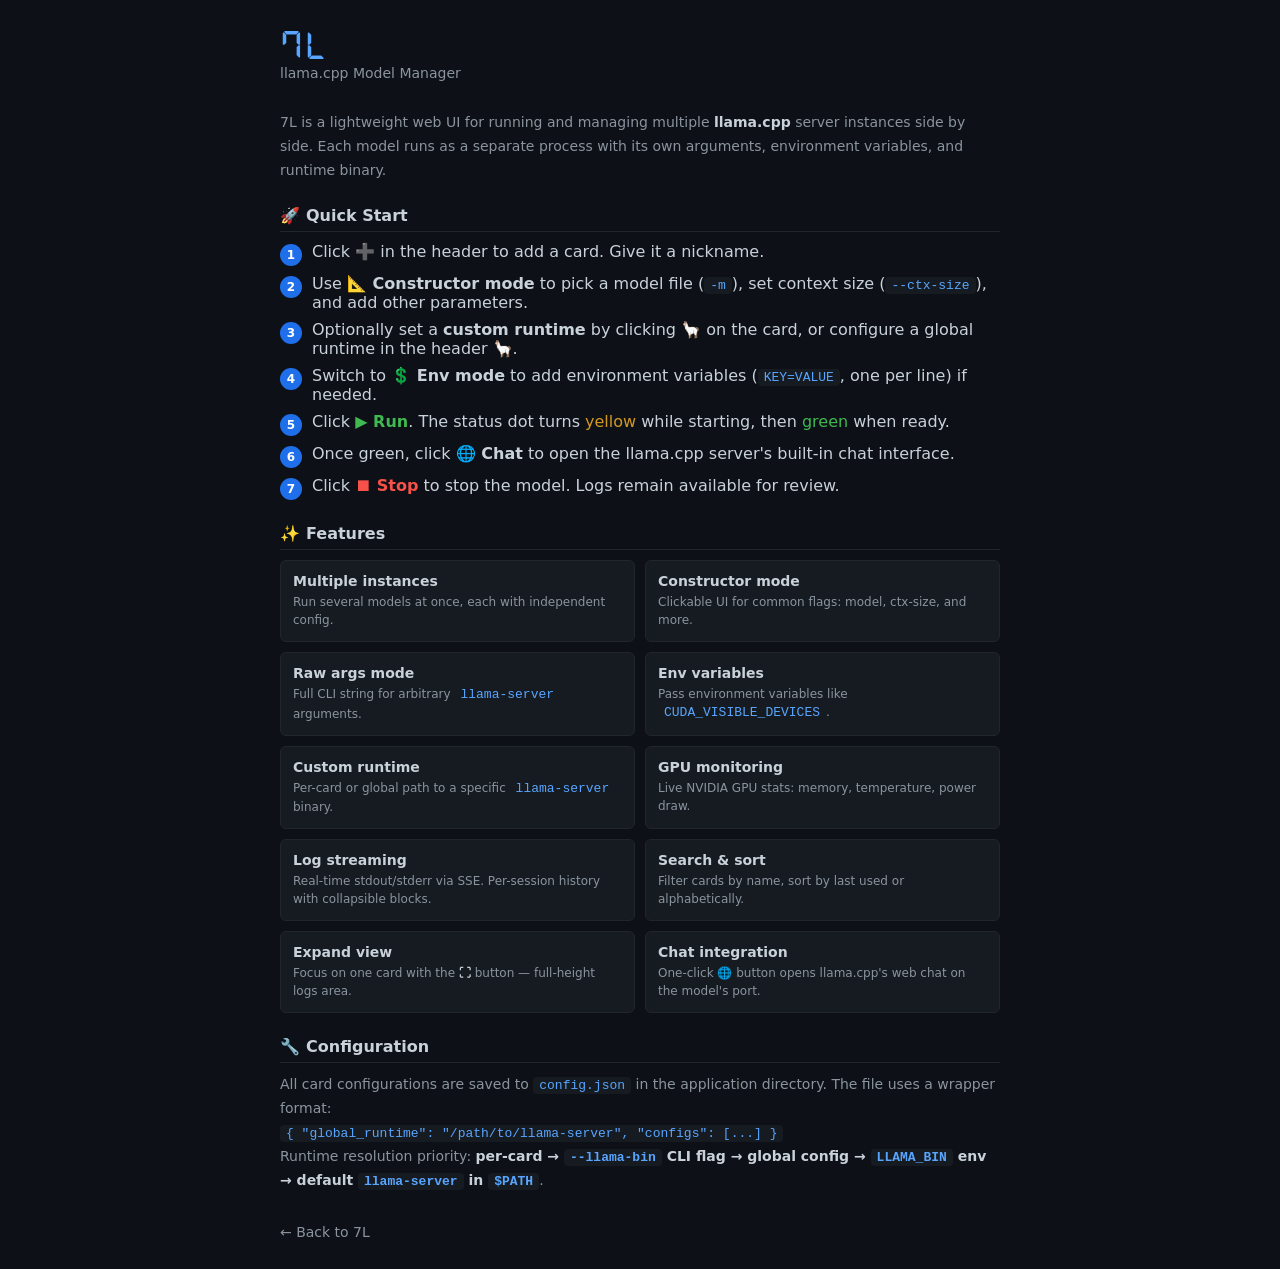
<file: static/help.html>
<!DOCTYPE html>
<html lang="en">
<head>
  <meta charset="UTF-8">
  <meta name="viewport" content="width=device-width, initial-scale=1.0">
  <title>7L — Help</title>
  <link rel="stylesheet" href="style.css">
  <style>
    body { max-width: 760px; margin: 0 auto; padding: 30px 20px; }
    h1 { font-family: 'DSEG7', monospace; font-size: 28px; color: #58a6ff; margin-bottom: 4px; letter-spacing: 2px; }
    .subtitle { color: #8b949e; font-size: 14px; margin-bottom: 30px; }
    h2 { font-size: 16px; color: #c9d1d9; margin: 24px 0 10px; border-bottom: 1px solid #21262d; padding-bottom: 6px; }
    h2 .emoji { margin-right: 6px; }
    p, li { font-size: 14px; line-height: 1.7; color: #8b949e; }
    ul { padding-left: 20px; margin: 8px 0; }
    li { margin-bottom: 4px; }
    strong { color: #c9d1d9; }
    code { background: #161b22; padding: 1px 6px; border-radius: 4px; font-size: 13px; color: #58a6ff; }
    .step { display: flex; gap: 10px; margin-bottom: 8px; align-items: flex-start; }
    .step-num { background: #1f6feb; color: #fff; font-size: 12px; font-weight: 600; width: 22px; height: 22px; border-radius: 50%; display: flex; align-items: center; justify-content: center; flex-shrink: 0; margin-top: 2px; }
    .feature-grid { display: grid; grid-template-columns: 1fr 1fr; gap: 10px; margin: 10px 0; }
    .feature-card { background: #161b22; border: 1px solid #21262d; border-radius: 6px; padding: 12px; }
    .feature-card .title { font-size: 14px; font-weight: 600; color: #c9d1d9; margin-bottom: 4px; }
    .feature-card .desc { font-size: 12px; color: #8b949e; line-height: 1.5; }
    .back-link { display: inline-block; margin-top: 30px; color: #8b949e; text-decoration: none; font-size: 14px; }
    .back-link:hover { color: #58a6ff; }
    @media (max-width: 600px) { .feature-grid { grid-template-columns: 1fr; } }
  </style>
</head>
<body>
  <h1>7L</h1>
  <div class="subtitle">llama.cpp Model Manager</div>

  <p>7L is a lightweight web UI for running and managing multiple <strong>llama.cpp</strong> server instances side by side. Each model runs as a separate process with its own arguments, environment variables, and runtime binary.</p>

  <h2><span class="emoji">🚀</span>Quick Start</h2>

  <div class="step"><span class="step-num">1</span><span>Click <strong>➕</strong> in the header to add a card. Give it a nickname.</span></div>
  <div class="step"><span class="step-num">2</span><span>Use <strong>📐 Constructor mode</strong> to pick a model file (<code>-m</code>), set context size (<code>--ctx-size</code>), and add other parameters.</span></div>
  <div class="step"><span class="step-num">3</span><span>Optionally set a <strong>custom runtime</strong> by clicking <strong>🦙</strong> on the card, or configure a global runtime in the header 🦙.</span></div>
  <div class="step"><span class="step-num">4</span><span>Switch to <strong>💲 Env mode</strong> to add environment variables (<code>KEY=VALUE</code>, one per line) if needed.</span></div>
  <div class="step"><span class="step-num">5</span><span>Click <strong style="color:#3fb950">▶ Run</strong>. The status dot turns <span style="color:#d29922">yellow</span> while starting, then <span style="color:#3fb950">green</span> when ready.</span></div>
  <div class="step"><span class="step-num">6</span><span>Once green, click <strong>🌐 Chat</strong> to open the llama.cpp server's built-in chat interface.</span></div>
  <div class="step"><span class="step-num">7</span><span>Click <strong style="color:#f85149">⏹ Stop</strong> to stop the model. Logs remain available for review.</span></div>

  <h2><span class="emoji">✨</span>Features</h2>

  <div class="feature-grid">
    <div class="feature-card">
      <div class="title">Multiple instances</div>
      <div class="desc">Run several models at once, each with independent config.</div>
    </div>
    <div class="feature-card">
      <div class="title">Constructor mode</div>
      <div class="desc">Clickable UI for common flags: model, ctx-size, and more.</div>
    </div>
    <div class="feature-card">
      <div class="title">Raw args mode</div>
      <div class="desc">Full CLI string for arbitrary <code>llama-server</code> arguments.</div>
    </div>
    <div class="feature-card">
      <div class="title">Env variables</div>
      <div class="desc">Pass environment variables like <code>CUDA_VISIBLE_DEVICES</code>.</div>
    </div>
    <div class="feature-card">
      <div class="title">Custom runtime</div>
      <div class="desc">Per-card or global path to a specific <code>llama-server</code> binary.</div>
    </div>
    <div class="feature-card">
      <div class="title">GPU monitoring</div>
      <div class="desc">Live NVIDIA GPU stats: memory, temperature, power draw.</div>
    </div>
    <div class="feature-card">
      <div class="title">Log streaming</div>
      <div class="desc">Real-time stdout/stderr via SSE. Per-session history with collapsible blocks.</div>
    </div>
    <div class="feature-card">
      <div class="title">Search &amp; sort</div>
      <div class="desc">Filter cards by name, sort by last used or alphabetically.</div>
    </div>
    <div class="feature-card">
      <div class="title">Expand view</div>
      <div class="desc">Focus on one card with the <strong>⛶</strong> button — full-height logs area.</div>
    </div>
    <div class="feature-card">
      <div class="title">Chat integration</div>
      <div class="desc">One-click 🌐 button opens llama.cpp's web chat on the model's port.</div>
    </div>
  </div>

  <h2><span class="emoji">🔧</span>Configuration</h2>
  <p>All card configurations are saved to <code>config.json</code> in the application directory. The file uses a wrapper format:</p>
  <p><code>{ "global_runtime": "/path/to/llama-server", "configs": [...] }</code></p>
  <p>Runtime resolution priority: <strong>per-card → <code>--llama-bin</code> CLI flag → global config → <code>LLAMA_BIN</code> env → default <code>llama-server</code> in <code>$PATH</code></strong>.</p>

  <a class="back-link" href="/" target="_self">← Back to 7L</a>
</body>
</html>
</file>
<file: static/style.css>
* { box-sizing: border-box; margin: 0; padding: 0; }
@font-face { font-family: 'DSEG7'; src: url('DSEG7Classic-Bold.woff2') format('woff2'); font-weight: 700; font-display: swap; }
body { font-family: system-ui, -apple-system, sans-serif; background: #0d1117; color: #c9d1d9; padding: 20px; }

/* ── Header ── */
.header { display: flex; justify-content: space-between; align-items: center; margin-bottom: 20px; flex-wrap: wrap; gap: 12px; background: #161b22; border: 1px solid #30363d; border-radius: 8px; padding: 10px 16px; }
.header-left { display: flex; align-items: center; gap: 10px; }
.header-right { display: flex; align-items: center; gap: 10px; }
.header h1 { font-family: 'DSEG7', monospace; font-size: 22px; font-weight: 700; color: #484f58; letter-spacing: 2px; transition: color .3s, text-shadow .3s; cursor: pointer; }
.header h1:hover { color: #8b949e; }
.header h1.running { color: #58a6ff; text-shadow: 0 0 8px #58a6ff44, 0 0 20px #58a6ff22; animation: pulse-glow 2s ease-in-out infinite; }
.header h1.running:hover { color: #79c0ff; }
@keyframes pulse-glow { 0%,100% { text-shadow: 0 0 8px #58a6ff44, 0 0 20px #58a6ff22; } 50% { text-shadow: 0 0 12px #58a6ff66, 0 0 30px #58a6ff33; } }

/* ── GPU ── */
.gpu-panel { display: flex; align-items: center; justify-content: center; gap: 6px; font-size: 12px; white-space: nowrap; background: #0d1117; border: 1px solid #21262d; border-radius: 6px; padding: 4px 10px; flex: 1; }
.gpu-item { display: flex; align-items: center; gap: 4px; font-variant-numeric: tabular-nums; }
.gpu-idx { color: #58a6ff; font-weight: 600; }
.gpu-mem { color: #3fb950; }
.gpu-temp { font-weight: 600; }

/* ── Global menu ── */
.global-menu { display: flex; align-items: center; gap: 4px; }
.global-menu-sep { width: 1px; height: 22px; background: #30363d; margin: 0 4px; }
.global-menu-btn { background: none; border: 1px solid #30363d; border-radius: 6px; color: #8b949e; cursor: pointer; font-size: 16px; padding: 4px 7px; line-height: 1; }
.global-menu-btn:hover:not(:disabled) { border-color: #58a6ff; color: #58a6ff; background: #1f6feb22; }
.global-menu-btn:disabled { opacity: 0.35; cursor: not-allowed; }

/* ── Search ── */
.search-wrap { position: relative; display: inline-flex; align-items: center; }
.search { padding: 8px 14px; background: #161b22; border: 1px solid #30363d; border-radius: 6px; color: #c9d1d9; width: 280px; font-size: 14px; outline: none; padding-right: 72px; }
.search:focus { border-color: #58a6ff; }

/* ── Sort (inside search) ── */
.sort-group { position: absolute; right: 4px; top: 50%; transform: translateY(-50%); display: inline-flex; border: 1px solid #30363d; border-radius: 6px; overflow: hidden; pointer-events: auto; }
.sort-btn { padding: 3px 7px; font-size: 13px; background: #161b22; color: #8b949e; border: none; cursor: pointer; border-right: 1px solid #30363d; line-height: 1; font-family: system-ui, -apple-system, sans-serif; }
.sort-btn:last-child { border-right: none; }
.sort-btn:hover:not(.disabled) { background: #1f6feb33; }
.sort-btn.active { background: #1f6feb33; color: #58a6ff; }
.sort-btn.disabled { opacity: 0.35; cursor: not-allowed; }

/* ── Cards ── */
.cards { display: grid; gap: 16px; grid-template-columns: repeat(auto-fill, minmax(620px, 1fr)); }
.card { background: #161b22; border: 1px solid #30363d; border-radius: 8px; padding: 20px; }
.card.running { border-color: #3fb950; }
.card.focused { outline: 2px solid #d29922; outline-offset: -1px; }
.card.running.focused { outline: 2px solid #d29922; outline-offset: -1px; box-shadow: inset 0 0 0 1px #3fb950; }
.card.expanded { grid-column: 1 / -1; min-height: calc(100vh - 120px); display: flex; flex-direction: column; }
.card.expanded .args-section { flex: 1; display: flex; flex-direction: column; }
.card.expanded .args-body { flex: 1; }
.card.expanded .args-body .args-display { min-height: 80px; }
.card.expanded:has(.logs-area.active) .args-section { flex: 0 0 auto; }
.card.expanded:has(.logs-area.active) .logs-area.active { flex: 1; display: flex; flex-direction: column; margin-top: 0; }
.card.expanded:has(.logs-area.active) .logs-content { flex: 1; max-height: none; }
.card.expanded:has(.logs-area.active) .log-session-bd { max-height: none; }
.card.hidden { display: none; }
.cards.expanded .card:not(.expanded):not(.hidden) { display: none; }
.card input, .card textarea { cursor: auto; }

/* ── Card title (in args-header row) ── */
.card-title { font-size: 17px; font-weight: 600; margin: 0 12px; white-space: nowrap; }
.card-title.running { color: #58a6ff; text-shadow: 0 0 8px #58a6ff44, 0 0 20px #58a6ff22; }
.card-title.starting {
  background: linear-gradient(90deg, #58a6ff 0%, #79c0ff 30%, #8b949e 50%, #79c0ff 70%, #58a6ff 100%);
  background-size: 200% 100%;
  -webkit-background-clip: text;
  background-clip: text;
  -webkit-text-fill-color: transparent;
}

/* ── Card footer ── */
.edit-btn { background: none; border: none; color: #484f58; cursor: pointer; font-size: 13px; width: 22px; height: 20px; display: inline-flex; align-items: center; justify-content: center; border-radius: 4px; padding: 0; line-height: 1; transition: opacity .15s; flex-shrink: 0; opacity: 0; pointer-events: none; }
.args-controls:hover .edit-btn, .edit-btn:hover { opacity: 1; pointer-events: auto; }
.clone-btn { font-size: 12px; }
.clone-btn:hover { color: #58a6ff; }
.edit-btn.confirm { opacity: 1; pointer-events: auto; color: #3fb950; }
.edit-btn.confirm:hover { color: #56d364; }
.edit-save { opacity: 1 !important; pointer-events: auto !important; color: #3fb950; padding: 4px 10px; width: auto; font-size: 12px; }
.edit-save:hover { color: #56d364; background: #23863633; border-radius: 4px; }
.edit-cancel { opacity: 1 !important; pointer-events: auto !important; color: #f85149; padding: 4px 10px; width: auto; font-size: 12px; margin-left: 2px; }
.edit-cancel:hover { color: #ff7b72; background: #da363333; border-radius: 4px; }
.card.running .edit-btn { display: none; }

/* ── Card edit fields ── */
.card-edit-fields { display: flex; flex-direction: column; gap: 6px; margin: 0 12px; flex: 1; min-width: 0; }
.card-edit-fields .card-edit-row { display: flex; align-items: center; gap: 8px; }
.card-name-input, .card-desc-input { background: #0d1117; border: 1px solid #30363d; border-radius: 4px; color: #c9d1d9; font-size: 14px; padding: 3px 8px; outline: none; font-family: inherit; }
.card-name-input { width: auto; min-width: 120px; font-weight: 600; }
.card-name-input:focus { border-color: #58a6ff; }
.card-desc-input { flex: 1; min-width: 100px; font-size: 13px; color: #8b949e; background: #0d1117; border: 1px solid #30363d; border-radius: 4px; padding: 3px 8px; outline: none; font-family: inherit; resize: vertical; }
.card-desc-input:focus { border-color: #58a6ff; }
.card-desc-input::placeholder { color: #484f58; }

/* ── Disabled buttons ── */
.toolbar-btn.disabled-btn { opacity: .35; cursor: not-allowed; pointer-events: none; }

@keyframes wave-shimmer { 0% { background-position: 200% center; } 100% { background-position: -200% center; } }

/* ── Fields ── */
.field { margin-bottom: 10px; }
.field label { display: block; font-size: 11px; font-weight: 500; color: #8b949e; text-transform: uppercase; letter-spacing: .5px; margin-bottom: 4px; }
.field input, .field textarea { width: 100%; padding: 8px 12px; background: #0d1117; border: 1px solid #30363d; border-radius: 6px; color: #c9d1d9; font-size: 14px; outline: none; transition: border-color .15s; }
.field input:focus, .field textarea:focus { border-color: #58a6ff; }
.field textarea { font-family: 'SF Mono', 'Cascadia Code', 'Fira Code', monospace; resize: vertical; min-height: 48px; line-height: 1.5; }
.field-row { display: flex; gap: 12px; }
.field-row .field { flex: 1; }

/* ── Args section ── */
.args-section { margin-bottom: 0; }
.args-header { display: flex; align-items: center; justify-content: space-between; margin-bottom: 6px; flex-wrap: wrap; gap: 6px; }
.args-controls { display: flex; align-items: center; gap: 8px; flex-wrap: wrap; }
.args-body { margin-top: 6px; }
.args-textarea-wrap { position: relative; }
.args-textarea-wrap textarea { width: 100%; min-height: 60px; padding: 8px 12px; background: #0d1117; border: 1px solid #30363d; border-radius: 6px; color: #c9d1d9; font-family: 'SF Mono', 'Cascadia Code', 'Fira Code', monospace; font-size: 13px; resize: vertical; outline: none; line-height: 1.5; }
.args-textarea-wrap textarea:focus { border-color: #58a6ff; }
.args-clear { position: absolute; top: 3px; right: 3px; width: 16px; height: 16px; display: flex; align-items: center; justify-content: center; background: #30363d; border: 1px solid #484f58; border-radius: 3px; color: #8b949e; font-size: 9px; cursor: pointer; line-height: 1; padding: 0; opacity: 0; transition: opacity .15s; }
.args-textarea-wrap:hover .args-clear { opacity: 1; }
.args-clear:hover { background: #da3633; border-color: #f85149; color: #fff; }
.args-display { display: flex; flex-wrap: wrap; gap: 6px; align-items: center; padding: 10px 12px; background: #0d1117; border: 1px solid #30363d; border-radius: 6px; min-height: 48px; }

/* ── Arg rows (constructor mode) ── */
.arg-row { display: inline-flex; align-items: stretch; background: #0d1117; border: 1px solid #21262d; border-radius: 6px; overflow: hidden; font-size: 13px; font-family: 'SF Mono', 'Cascadia Code', 'Fira Code', monospace; white-space: nowrap; }
.arg-del { display: flex; align-items: center; color: #484f58; cursor: pointer; padding: 0 0 0 6px; font-size: 11px; line-height: 1; }
.arg-del:hover { color: #f85149; }
.arg-flag { display: flex; align-items: center; padding: 2px 4px 2px 2px; cursor: pointer; color: #58a6ff; }
.arg-flag:hover { background: #1f6feb22; }
.arg-sep { width: 1px; flex-shrink: 0; background: #30363d; align-self: stretch; }
.arg-val { display: flex; align-items: center; padding: 2px 8px 2px 4px; cursor: pointer; color: #79c0ff; }
.arg-val:hover { background: #1f6feb22; }
.runtime-btn-label { color: #8b949e; font-size: 11px; }

/* ── Runtime button in arg row ── */
.arg-btn { background: none; border: none; cursor: pointer; font-family: inherit; font-size: inherit; }
.arg-btn.runtime-btn { background: #238636; color: #fff; padding: 2px 8px; border-radius: 4px; }
.arg-btn.runtime-btn.custom { background: #2ea043; color: #0d1117; }
.arg-btn.runtime-btn.custom .llama-icon { filter: brightness(0) grayscale(1); }
.arg-btn.runtime-btn.rt-exists { background: #2ea043; color: #0d1117; }
.arg-btn.runtime-btn.rt-exists .llama-icon { filter: brightness(0) grayscale(1); }
.arg-btn.runtime-btn.rt-missing { background: #da3633; color: #0d1117; }
.arg-btn.runtime-btn.rt-missing .llama-icon { filter: brightness(0) grayscale(1); }

/* ── Add param button ── */
.add-param { display: inline-flex; align-items: center; background: none; border: 1px dashed #21262d; border-radius: 6px; color: #3fb950; font-weight: 700; cursor: pointer; padding: 4px 12px; font-size: 14px; font-family: 'SF Mono', 'Cascadia Code', 'Fira Code', monospace; }
.add-param:hover { background: #23863622; border-color: #3fb950; }


/* ── Toolbar ── */
.toolbar-group { display: inline-flex; border: 1px solid #30363d; border-radius: 6px; overflow: hidden; }
.toolbar-btn { padding: 4px 10px; font-size: 14px; background: #161b22; color: #8b949e; border: none; cursor: pointer; border-right: 1px solid #30363d; line-height: 1; }
.toolbar-btn:last-child { border-right: none; }
.toolbar-btn:hover { background: #1f6feb33; }
.toolbar-btn.run { color: #3fb950; }
.toolbar-btn.run:hover { background: #23863633; }
.toolbar-btn[data-mode="raw"] { color: #3fb950; font-weight: 700; }
.toolbar-btn[data-mode="raw"]:hover { background: #23863633; }
.toolbar-btn.stop { color: #f85149; }
.toolbar-btn.stop:hover { background: #da363333; }
.toolbar-btn.active { background: #1f6feb; color: #fff; }
.toolbar-btn.dirty { border-color: #d29922; color: #d29922; box-shadow: inset 0 0 0 1px #d29922; }
.web-btn.hidden { visibility: hidden; pointer-events: none; }

/* ── Logs area ── */
.logs-area { margin-top: 10px; display: none; border: 1px solid #21262d; border-radius: 6px; overflow: hidden; }
.logs-area.active { display: block; }
.logs-header { display: flex; justify-content: space-between; align-items: center; padding: 6px 10px; background: #0d1117; border-bottom: 1px solid #21262d; font-size: 12px; color: #8b949e; }
.logs-content { max-height: 300px; overflow-y: auto; background: #0d1117; padding: 8px 12px; font-family: 'SF Mono', 'Cascadia Code', 'Fira Code', monospace; font-size: 12px; line-height: 1.5; color: #c9d1d9; white-space: pre-wrap; word-break: break-all; }
.scroll-btn { background: none; border: none; color: #8b949e; cursor: pointer; font-size: 12px; padding: 1px 4px; }
.scroll-btn:hover { color: #c9d1d9; }
.scroll-btn.paused { color: #d29922; }

/* ── Log session ── */
.log-session { border: 1px solid #21262d; border-radius: 4px; margin-bottom: 4px; }
.log-session.active { border-color: #3fb950; }
.log-session.ended { border-color: #484f58; opacity: 0.7; }
.log-session.ended:hover { opacity: 1; }
.log-session.collapsed .log-session-bd { display: none; }
.log-session-hd { display: flex; justify-content: space-between; align-items: center; padding: 3px 8px; background: #161b22; cursor: pointer; font-size: 11px; color: #484f58; user-select: none; }
.log-session-hd:hover { color: #8b949e; }
.log-session-bd { padding: 6px 8px; font-size: 12px; line-height: 1.4; color: #c9d1d9; white-space: pre-wrap; word-break: break-all; max-height: 500px; overflow-y: auto; }
.log-del { background: none; border: none; color: #484f58; cursor: pointer; font-size: 11px; padding: 1px 4px; }
.log-del:hover { color: #f85149; }

/* ── Overlay dialogs ── */
.filedialog-overlay { position: fixed; top: 0; left: 0; width: 100%; height: 100%; background: rgba(0,0,0,0.6); display: none; align-items: center; justify-content: center; z-index: 1000; }
.filedialog-overlay.active { display: flex; }
.filedialog { background: #161b22; border: 1px solid #30363d; border-radius: 10px; padding: 20px; max-width: 90vw; max-height: 85vh; overflow-y: auto; box-shadow: 0 16px 48px rgba(0,0,0,0.4); }
.filedialog-title { font-size: 16px; font-weight: 600; margin-bottom: 10px; color: #c9d1d9; }
.filedialog-hint { font-size: 12px; color: #8b949e; margin-bottom: 8px; }
.filedialog-input { width: 100%; padding: 8px 12px; background: #0d1117; border: 1px solid #30363d; border-radius: 6px; color: #c9d1d9; font-size: 14px; outline: none; }
.filedialog-input:focus { border-color: #58a6ff; }
.filedialog-actions { display: flex; justify-content: flex-end; gap: 8px; margin-top: 14px; }

/* ── Generic buttons ── */
.btn { padding: 8px 18px; border: none; border-radius: 6px; font-size: 14px; cursor: pointer; line-height: 1; }
.btn-cancel { background: #21262d; color: #8b949e; }
.btn-cancel:hover { background: #30363d; color: #c9d1d9; }
.btn-save { background: #238636; color: #fff; }
.btn-save:hover { background: #2ea043; }
.btn-danger { background: #da3633; color: #fff; }
.btn-danger:hover { background: #f85149; }

/* ── Browse list ── */
.browse-list { height: 260px; overflow-y: auto; background: #0d1117; border: 1px solid #30363d; border-radius: 6px; padding: 4px 0; font-size: 13px; }
.browse-item { display: flex; align-items: center; gap: 8px; padding: 5px 12px; cursor: pointer; transition: background .1s; }
.browse-item:hover { background: #1c2333; }
.browse-item.selected { background: #1f6feb22; }
.browse-item .name { flex: 1; overflow: hidden; text-overflow: ellipsis; white-space: nowrap; color: #c9d1d9; }
.browse-item .size { font-size: 11px; color: #484f58; font-variant-numeric: tabular-nums; flex-shrink: 0; }

/* ── Context chips ── */
.ctx-chips { display: flex; flex-wrap: wrap; gap: 6px; margin-top: 10px; }
.ctx-chip { padding: 4px 12px; background: #0d1117; border: 1px solid #30363d; border-radius: 6px; color: #8b949e; cursor: pointer; font-size: 13px; font-family: monospace; }
.ctx-chip:hover { border-color: #58a6ff; color: #58a6ff; }
.ctx-chip.active { background: #1f6feb; border-color: #1f6feb; color: #fff; }

/* ── Toast ── */
.toast { position: fixed; bottom: 60px; left: 50%; transform: translateX(-50%); padding: 10px 24px; border-radius: 8px; font-size: 14px; z-index: 2000; pointer-events: none; opacity: 0; transition: opacity .3s; white-space: nowrap; }
.toast.show { opacity: 1; }
.toast.ok { background: #238636; color: #fff; }
.toast.err { background: #da3633; color: #fff; }

/* ── Model name validation ── */
.model-name-ok { color: #3fb950; }
.model-name-missing { color: #f85149; }

/* ── Llama icon ── */
.llama-icon { filter: brightness(0) grayscale(1); }

/* ── Empty state ── */
.empty-state { text-align: center; padding: 60px 20px; color: #8b949e; grid-column: 1 / -1; }
.empty-state h3 { font-size: 18px; margin-bottom: 8px; }
.empty-state p { font-size: 14px; }

/* ── Footer / help ── */
.footer { position: fixed; bottom: 16px; left: 16px; z-index: 100; }
.help-btn { display: flex; align-items: center; justify-content: center; width: 32px; height: 32px; background: #161b22; border: 1px solid #30363d; border-radius: 50%; color: #8b949e; font-size: 16px; font-weight: 700; text-decoration: none; cursor: pointer; transition: all .15s; font-family: system-ui, -apple-system, sans-serif; }
.help-btn:hover { border-color: #58a6ff; color: #58a6ff; background: #1f6feb22; }

/* ── First-run wizard ── */
.fr-scan-results { background: #161b22; border: 1px solid #21262d; border-radius: 8px; padding: 12px 16px; margin-bottom: 4px; }
.fr-scan-item { display: flex; gap: 8px; font-size: 13px; padding: 3px 0; }
.fr-scan-label { color: #8b949e; min-width: 100px; flex-shrink: 0; }
.fr-scan-val { color: #c9d1d9; word-break: break-all; }
.fr-form { margin-top: 4px; }
.fr-label { display: block; font-size: 11px; font-weight: 500; color: #8b949e; text-transform: uppercase; letter-spacing: .3px; margin: 8px 0 3px; }
.fr-input { width: 100%; padding: 6px 10px; background: #0d1117; border: 1px solid #30363d; border-radius: 6px; color: #c9d1d9; font-size: 13px; font-family: monospace; outline: none; }
.fr-input:focus { border-color: #58a6ff; }
.fr-row { display: flex; gap: 6px; }
.fr-row .fr-input { flex: 1; }
.fr-select { background: #0d1117; color: #c9d1d9; border: 1px solid #30363d; border-radius: 6px; padding: 3px 6px; font-size: 12px; font-family: monospace; max-width: 100%; outline: none; cursor: pointer; }
.fr-select:focus { border-color: #58a6ff; }
.fr-select option { background: #161b22; color: #c9d1d9; }
.first-run-card { background: #161b22; border: 1px solid #30363d; border-radius: 8px; padding: 16px; transition: all .15s; }
.first-run-card.clickable { cursor: pointer; }
.first-run-card.clickable:hover { border-color: #58a6ff; background: #1c2333; }
.first-run-card.quick { border-color: #238636; }
.first-run-card.quick:hover { border-color: #3fb950; }
.fr-card-title { font-size: 15px; font-weight: 600; color: #c9d1d9; margin-bottom: 6px; }
.fr-card-desc { font-size: 13px; color: #8b949e; line-height: 1.5; }
.fr-card-desc strong { color: #58a6ff; }
.fr-card-desc code { background: #0d1117; padding: 1px 5px; border-radius: 3px; font-size: 12px; color: #58a6ff; }

/* ── Scrollbar ── */
::-webkit-scrollbar { width: 8px; }
::-webkit-scrollbar-track { background: transparent; }
::-webkit-scrollbar-thumb { background: #30363d; border-radius: 4px; }
::-webkit-scrollbar-thumb:hover { background: #484f58; }

/* ── Responsive ── */
@media (max-width: 680px) {
  body { padding: 12px; }
  .cards { grid-template-columns: 1fr; }
  .field-row { flex-direction: column; }
  .field-row .field { flex: none; }
  .header { flex-direction: column; align-items: stretch; }
  .gpu-panel { white-space: normal; }
  .search { width: 100%; }
}
</file>
